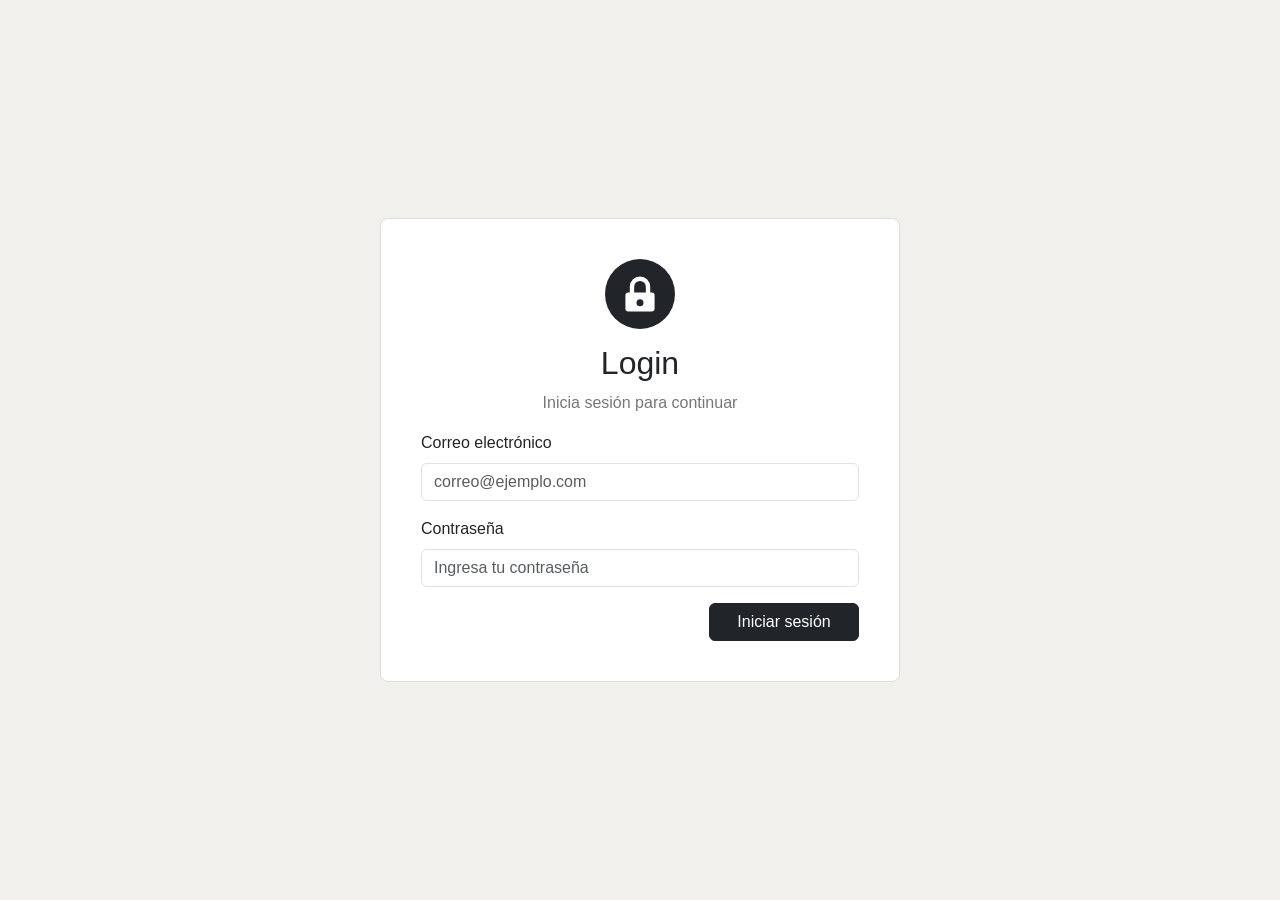
<file: index.html>
<!doctype html>
<html lang="es">
  <head>
    <meta charset="UTF-8" />
    <meta name="viewport" content="width=device-width, initial-scale=1.0" />

    <title>Gestión Escolar</title>
    <link rel="icon" href="img/logo.svg" type="image/svg+xml" />
    <link href="https://cdn.jsdelivr.net/npm/bootstrap@5.3.3/dist/css/bootstrap.min.css" rel="stylesheet" />
    <link rel="stylesheet" href="https://cdn.jsdelivr.net/npm/bootstrap-icons@1.11.3/font/bootstrap-icons.min.css" />
    <link rel="stylesheet" href="css/index.css" />
  </head>

  <body>
    <!-- Navbar -->
    <nav class="navbar navbar-dark bg-dark">
      <div class="container-fluid">
        <!-- Botón hamburguesa: abre/cierra la sidebar -->
        <button class="btn btn-dark" id="btnMenu" type="button" aria-label="Abrir menú" aria-expanded="false">
          ☰
        </button>

        <span class="navbar-brand mb-0 h1 d-flex align-items-center gap-2">
          <img src="img/logo.svg" alt="" width="28" height="28" />
          Sistema de Gestión Escolar
        </span>

        <div class="dropdown">
          <button
            class="btn btn-dark dropdown-toggle"
            type="button"
            data-bs-toggle="dropdown"
            aria-expanded="false"
            id="usuarioNavbar"
          >
            Usuario
          </button>

          <ul class="dropdown-menu dropdown-menu-end">
            <li>
              <button class="dropdown-item" onclick="cerrarSesion()">Salir del sistema</button>
            </li>
          </ul>
        </div>
      </div>
    </nav>

    <div class="layout">
      <!-- Sidebar -->
      <aside class="sidebar" id="sidebar">
        <ul class="nav flex-column">
          <li class="nav-item">
            <a class="nav-link enlace-vista activo" href="#" data-vista="inicio">
              <i class="bi bi-house"></i>
              <span>Inicio</span>
            </a>
          </li>

          <li class="nav-item">
            <a
              class="nav-link d-flex justify-content-between align-items-center"
              href="#"
              data-bs-toggle="collapse"
              data-bs-target="#submenuUsuarios"
              aria-expanded="false"
              aria-controls="submenuUsuarios"
              id="toggleUsuarios"
            >
              <span>
                <i class="bi bi-people"></i>
                Usuarios
              </span>
              <span class="flecha">
                <i class="bi bi-chevron-down"></i>
              </span>
            </a>
            <ul class="collapse submenu" id="submenuUsuarios">
              <li>
                <a class="nav-link enlace-vista" href="#" data-vista="captura">Captura</a>
              </li>
            </ul>
          </li>

          <li class="nav-item">
            <a class="nav-link enlace-vista" href="#" data-vista="alumnos">
              <i class="bi bi-mortarboard"></i>
              <span>Alumnos</span>
            </a>
          </li>
        </ul>
      </aside>

      <!-- Contenido principal -->
      <main class="contenido" id="contenido">
        <!-- Vista: Inicio -->
        <section class="vista" id="vista-inicio">
          <h2>Bienvenido al sistema</h2>
          <p class="text-muted">
            Usa el menú lateral para capturar usuarios nuevos (Usuarios &rsaquo; Captura) o para registrar alumnos y
            calcular su edad (Alumnos).
          </p>
        </section>

        <!-- Vista: Usuarios > Captura -->
        <section class="vista d-none" id="vista-captura">
          <h2>Usuarios &rsaquo; Captura</h2>
          <p class="text-muted">
            Formulario validado con <code>validarCorreo()</code> y <code>validarPassword()</code> de utileria.js.
          </p>

          <form id="formCaptura" novalidate class="formulario-angosto">
            <div class="mb-3">
              <label class="form-label" for="capNombre">Nombre de usuario</label>
              <input type="text" class="form-control" id="capNombre" placeholder="usuario" />
              <div class="form-text text-danger" id="errorCapNombre"></div>
            </div>

            <div class="mb-3">
              <label class="form-label" for="capCorreo">Correo electrónico</label>
              <input type="email" class="form-control" id="capCorreo" placeholder="usuario@correo.com" />
              <div class="form-text text-danger" id="errorCapCorreo"></div>
            </div>

            <div class="mb-3">
              <label class="form-label" for="capPassword">Contraseña</label>
              <input type="password" class="form-control" id="capPassword" placeholder="Mín. 8 caracteres" />
              <div class="form-text text-danger" id="errorCapPassword"></div>
            </div>

            <button type="submit" class="btn btn-dark">Guardar usuario</button>
            <span class="ms-2 text-success" id="exitoCaptura"></span>
          </form>

          <table class="table table-sm mt-4" id="tablaUsuarios">
            <thead>
              <tr>
                <th>Nombre</th>
                <th>Correo</th>
              </tr>
            </thead>
            <tbody></tbody>
          </table>
        </section>

        <!-- Vista: Alumnos -->
        <section class="vista d-none" id="vista-alumnos">
          <h2>Alumnos</h2>
          <p class="text-muted">
            El número de control se valida con <code>validarLongitud()</code> (6 dígitos) y la edad se calcula con
            <code>calcularEdad()</code> / <code>esMayorDeEdad()</code> de utileria.js.
          </p>

          <form id="formAlumno" novalidate class="formulario-angosto">
            <div class="mb-3">
              <label class="form-label" for="alNombre">Nombre del alumno</label>
              <input type="text" class="form-control" id="alNombre" placeholder="Nombre completo" />
              <div class="form-text text-danger" id="errorAlNombre"></div>
            </div>

            <div class="mb-3">
              <label class="form-label" for="alControl">Número de control (6 dígitos)</label>
              <input
                type="text"
                class="form-control"
                id="alControl"
                maxlength="6"
                placeholder="Ejemplo: 202310"
                inputmode="numeric"
              />
              <div class="form-text text-danger" id="errorAlControl"></div>
            </div>

            <div class="mb-3">
              <label class="form-label" for="alFecha">Fecha de nacimiento</label>
              <input type="date" class="form-control" id="alFecha" />
              <div class="form-text text-danger" id="errorAlFecha"></div>
            </div>

            <button type="submit" class="btn btn-dark">Registrar y calcular edad</button>
          </form>

          <table class="table table-sm mt-4" id="tablaAlumnos">
            <thead>
              <tr>
                <th>Nombre</th>
                <th>No. control</th>
                <th>Edad</th>
              </tr>
            </thead>
            <tbody></tbody>
          </table>
        </section>
      </main>
    </div>

    <!-- Modal de edad -->
    <div class="modal fade" id="modalEdad" tabindex="-1" aria-labelledby="modalEdadTitulo" aria-hidden="true">
      <div class="modal-dialog modal-dialog-centered">
        <div class="modal-content">
          <div class="modal-header">
            <h5 class="modal-title" id="modalEdadTitulo">Edad calculada</h5>
            <button type="button" class="btn-close" data-bs-dismiss="modal" aria-label="Cerrar"></button>
          </div>
          <div class="modal-body text-center">
            <p class="mb-1" id="modalEdadNombre"></p>
            <div class="modal-edad-numero" id="modalEdadNumero">--</div>
            <span class="badge" id="modalEdadBadge"></span>
          </div>
        </div>
      </div>
    </div>

    <script src="https://cdn.jsdelivr.net/npm/bootstrap@5.3.3/dist/js/bootstrap.bundle.min.js"></script>
    <script src="js/utileria.js"></script>
    <script src="js/index.js"></script>
  </body>
</html>
</file>
<file: css/index.css>
body {
  margin: 0;
  font-family: Arial, Helvetica, sans-serif;
  background-color: #f1f0ec;
}

/* ------------------------------- layout general ------------------------------- */

.layout {
  display: flex;
  min-height: calc(100vh - 56px); /* 56px = alto típico de la navbar de Bootstrap */
}

.contenido {
  flex: 1;
  padding: 24px;
  transition: margin-left 0.25s ease;
}

/* ---------------------------------- sidebar ---------------------------------- */

.sidebar {
  width: 240px;
  background-color: #212529;
  color: #f1f0ec;
  flex-shrink: 0;
  overflow-y: auto;
  transition: margin-left 0.25s ease;
}

.sidebar .nav-link {
  color: #d7d7d7;
  padding: 10px 16px;
  cursor: pointer;
}

.sidebar .nav-link:hover,
.sidebar .nav-link.activo {
  background-color: #343a40;
  color: #ffffff;
}

.sidebar .flecha {
  transition: transform 0.2s ease;
}

.sidebar [aria-expanded="true"] .flecha {
  transform: rotate(180deg);
}

.submenu {
  list-style: none;
  margin: 0;
  padding: 0;
  background-color: #1a1d20;
}

.submenu .nav-link {
  padding-left: 40px;
  font-size: 0.92rem;
}

/* Sidebar colapsada (botón hamburguesa) */
body.sidebar-cerrada .sidebar {
  margin-left: -240px;
}

/* En pantallas chicas, la sidebar empieza cerrada y flota encima del contenido */
@media (max-width: 768px) {
  .sidebar {
    position: fixed;
    top: 56px;
    bottom: 0;
    left: 0;
    z-index: 1030;
  }
  body:not(.sidebar-cerrada) .sidebar {
    box-shadow: 4px 0 12px rgba(0, 0, 0, 0.25);
  }
  body.sidebar-cerrada .sidebar {
    margin-left: -240px;
  }
  body:not(.sidebar-cerrada) .contenido {
    margin-left: 0;
  }
}

/* -------------------------------- vistas / forms -------------------------------- */

.vista.d-none {
  display: none;
}

.formulario-angosto {
  max-width: 420px;
}

/* ----------------------------------- modal ----------------------------------- */

.modal-edad-numero {
  font-size: 48px;
  font-weight: 700;
  color: #212529;
  margin: 8px 0;
}
</file>
<file: css/login.css>
body {
  min-height: 100vh;
  margin: 0;
  background-color: #f1f0ec;
  font-family: Arial, Helvetica, sans-serif;
}

.contenedor-login {
  min-height: 100vh;
  display: flex;
  align-items: center;
  justify-content: center;
}

.tarjeta-login {
  width: 100%;
  max-width: 520px;
  background-color: #ffffff;
  border: 1px solid #ddd;
  border-radius: 8px;
  padding: 40px;
}

.tarjeta-login h2 {
  text-align: center;
}

.tarjeta-login p {
  text-align: center;
  color: #777;
}

form {
  text-align: right;
}

form .mb-3 {
  text-align: left;
}

form .form-label {
  text-align: left;
  display: block;
}

form button {
  width: 150px;
}

#mensaje {
  display: block;
  text-align: center;
}

.logo-login {
  width: 70px;
  height: 70px;
  display: block;
  margin: 0 auto 15px;
}
</file>
